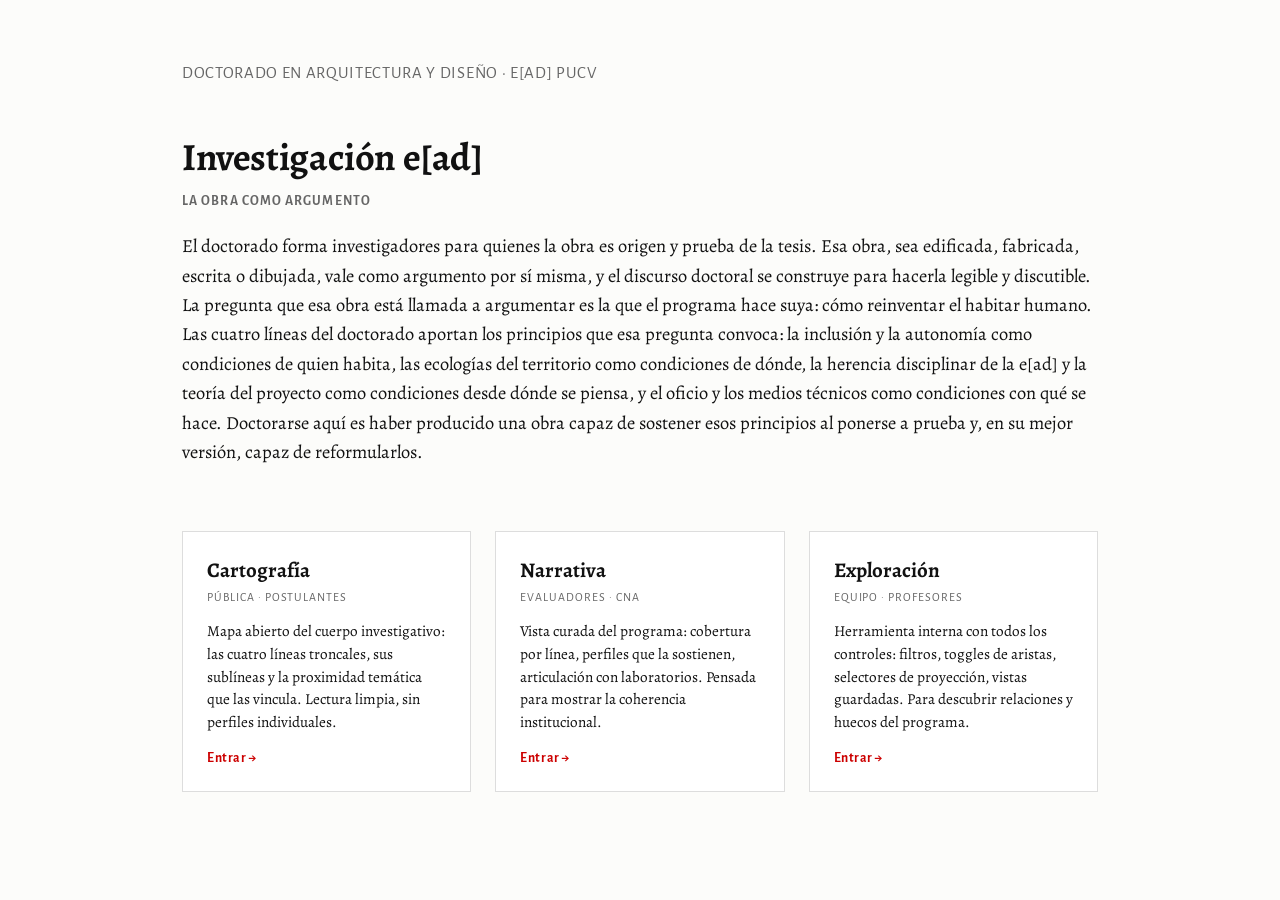
<file: index.html>
<!DOCTYPE html>
<html lang="es">
<head>
  <meta charset="UTF-8">
  <meta name="viewport" content="width=device-width, initial-scale=1">
  <title>Investigación e[ad] · Doctorado en Arquitectura y Diseño</title>
  <link rel="stylesheet" href="style.css">
</head>
<body>
  <div class="portada">
    <div class="subtitulo">Doctorado en Arquitectura y Diseño · e[ad] PUCV</div>
    <h1>Investigación e[ad]</h1>

    <div class="sello" id="sello">
      <span class="foco" id="sello-foco">Cargando…</span>
      <p id="sello-texto">Cargando el sello formativo del programa.</p>
    </div>

    <div class="tarjetas">
      <a class="tarjeta" href="cartografia.html">
        <h2>Cartografía</h2>
        <div class="audiencia">Pública · Postulantes</div>
        <p>Mapa abierto del cuerpo investigativo: las cuatro líneas troncales, sus sublíneas y la proximidad temática que las vincula. Lectura limpia, sin perfiles individuales.</p>
        <span class="ir">Entrar →</span>
      </a>

      <a class="tarjeta" href="narrativa.html">
        <h2>Narrativa</h2>
        <div class="audiencia">Evaluadores · CNA</div>
        <p>Vista curada del programa: cobertura por línea, perfiles que la sostienen, articulación con laboratorios. Pensada para mostrar la coherencia institucional.</p>
        <span class="ir">Entrar →</span>
      </a>

      <a class="tarjeta" href="exploracion.html">
        <h2>Exploración</h2>
        <div class="audiencia">Equipo · Profesores</div>
        <p>Herramienta interna con todos los controles: filtros, toggles de aristas, selectores de proyección, vistas guardadas. Para descubrir relaciones y huecos del programa.</p>
        <span class="ir">Entrar →</span>
      </a>
    </div>
  </div>

  <script>
    fetch('mad-map-data.json')
      .then(r => r.json())
      .then(d => {
        if (d.sello) {
          document.getElementById('sello-foco').textContent = d.sello.foco || '';
          document.getElementById('sello-texto').textContent = d.sello.texto || '';
        }
      })
      .catch(err => {
        document.getElementById('sello-texto').textContent = 'No se pudo cargar el sello formativo. Verifica que mad-map-data.json esté disponible.';
        console.error(err);
      });
  </script>
</body>
</html>
</file>
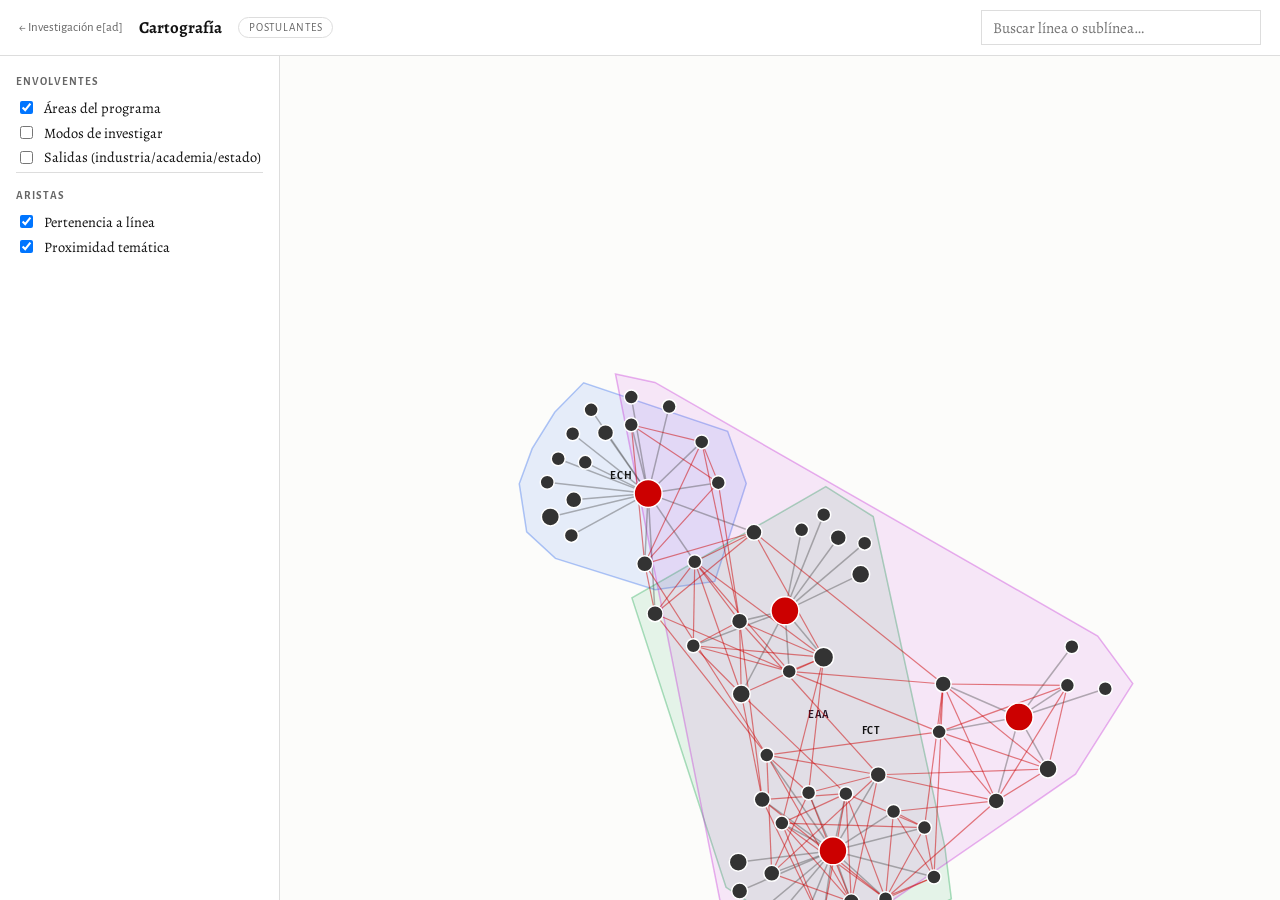
<file: cartografia.html>
<!DOCTYPE html>
<html lang="es">
<head>
  <meta charset="UTF-8">
  <meta name="viewport" content="width=device-width, initial-scale=1">
  <title>Cartografía · Investigación e[ad]</title>
  <link rel="stylesheet" href="style.css">
  <script src="d3.v7.min.js"></script>
</head>
<body>
  <div class="surface">
    <header class="topbar">
      <a href="index.html" class="home">← Investigación e[ad]</a>
      <div class="titulo">Cartografía</div>
      <div class="audiencia">Postulantes</div>
      <div class="grow"></div>
      <input type="search" id="search" placeholder="Buscar línea o sublínea…">
    </header>

    <aside class="controls">
      <h3>Envolventes</h3>
      <label><input type="checkbox" data-toggle-envolvente="area" checked> Áreas del programa</label>
      <label><input type="checkbox" data-toggle-envolvente="modo"> Modos de investigar</label>
      <label><input type="checkbox" data-toggle-envolvente="salida"> Salidas (industria/academia/estado)</label>

      <h3>Aristas</h3>
      <label><input type="checkbox" data-toggle-edge="jerarquica" checked> Pertenencia a línea</label>
      <label><input type="checkbox" data-toggle-edge="proximidad_semantica" checked> Proximidad temática</label>
    </aside>

    <main class="canvas">
      <svg></svg>
      <div class="tooltip"></div>
      <div class="detail-panel"></div>
      <div class="empty-state">
        <div>Sin coincidencias para esta búsqueda.</div>
        <button onclick="window.graph.clearFilters()">Limpiar</button>
      </div>
      <div class="loading">
        <div class="sello-loader" id="sello-loader">Cargando el cuerpo investigativo del programa…</div>
      </div>
    </main>
  </div>

  <script src="data-loader.js"></script>
  <script src="graph.js"></script>
  <script>
    const SHEET_ID = '1Vbua3waIfGyszVnu3vr6qv2KvwVqK1zIHnZIrIEaFzQ';
    const FALLBACK_JSON = 'mad-map-data.json';

    const graph = new MadMapGraph({
      surface: 'cartografia',
      allowedEdges: ['jerarquica', 'proximidad_semantica'],
      defaultEdges: ['jerarquica', 'proximidad_semantica'],
      allowPerfiles: false,
      defaultShowPerfiles: false,
      defaultEnvolventes: ['area'],
      allowedFilters: [],
    });
    window.graph = graph;

    // Sello como mensaje de carga (fetch fallback local mientras Sheets carga)
    fetch(FALLBACK_JSON).then(r => r.json()).then(d => {
      if (d.sello && d.sello.texto) {
        document.getElementById('sello-loader').textContent = d.sello.texto;
      }
    }).catch(() => {});

    // Cablear controles
    document.querySelectorAll('input[data-toggle-envolvente]').forEach(el =>
      el.addEventListener('change', () => graph.toggleEnvolvente(el.dataset.toggleEnvolvente)));
    document.querySelectorAll('input[data-toggle-edge]').forEach(el =>
      el.addEventListener('change', () => graph.toggleEdge(el.dataset.toggleEdge)));
    document.getElementById('search').addEventListener('input', (e) => graph.setSearch(e.target.value));

    graph.loadFromSheets(SHEET_ID, FALLBACK_JSON);
  </script>
</body>
</html>
</file>
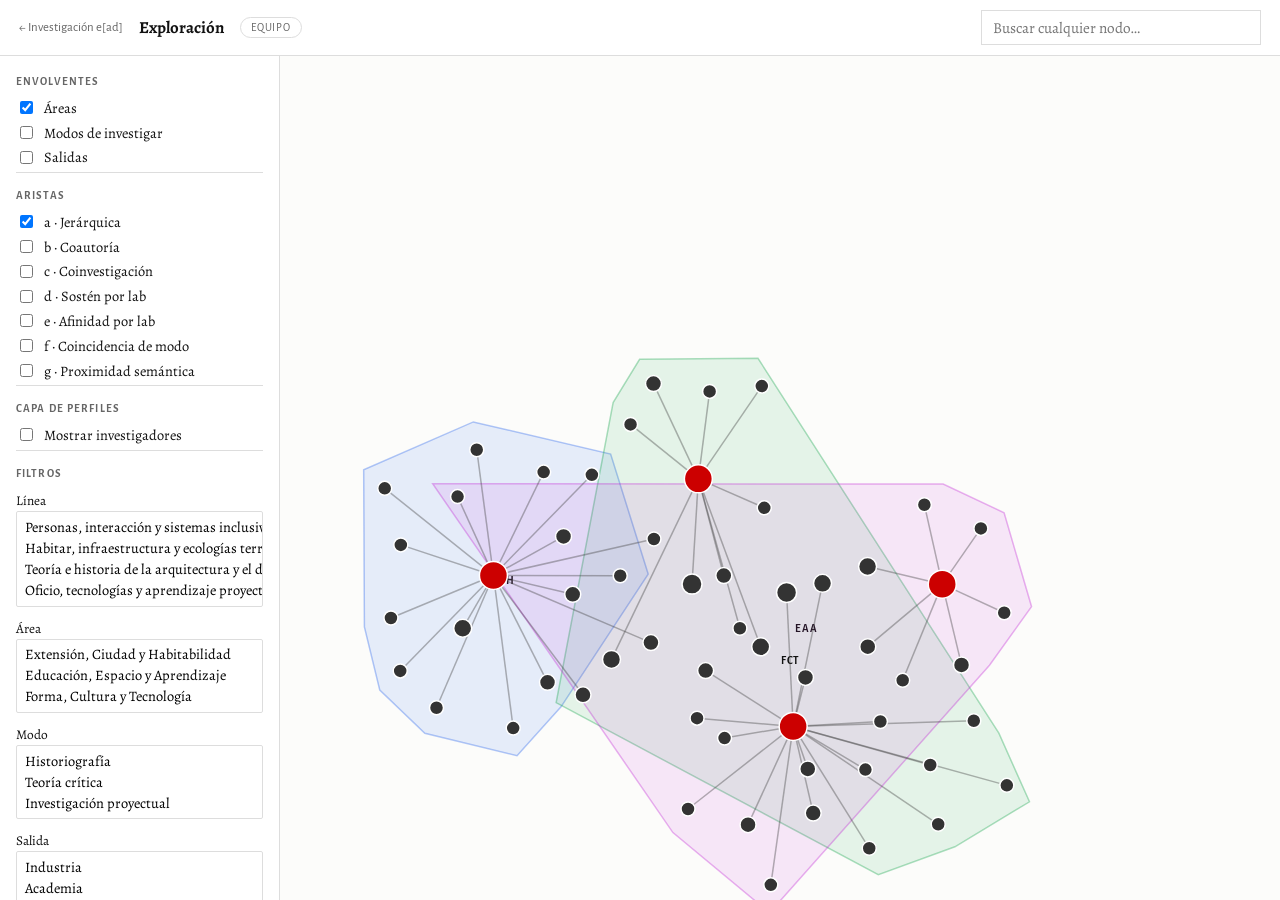
<file: exploracion.html>
<!DOCTYPE html>
<html lang="es">
<head>
  <meta charset="UTF-8">
  <meta name="viewport" content="width=device-width, initial-scale=1">
  <title>Exploración · Investigación e[ad]</title>
  <link rel="stylesheet" href="style.css">
  <script src="d3.v7.min.js"></script>
</head>
<body>
  <div class="surface">
    <header class="topbar">
      <a href="index.html" class="home">← Investigación e[ad]</a>
      <div class="titulo">Exploración</div>
      <div class="audiencia">Equipo</div>
      <div class="grow"></div>
      <input type="search" id="search" placeholder="Buscar cualquier nodo…">
    </header>

    <aside class="controls">
      <h3>Envolventes</h3>
      <label><input type="checkbox" data-toggle-envolvente="area" checked> Áreas</label>
      <label><input type="checkbox" data-toggle-envolvente="modo"> Modos de investigar</label>
      <label><input type="checkbox" data-toggle-envolvente="salida"> Salidas</label>

      <h3>Aristas</h3>
      <label><input type="checkbox" data-toggle-edge="jerarquica" checked> a · Jerárquica</label>
      <label><input type="checkbox" data-toggle-edge="coautoria"> b · Coautoría</label>
      <label><input type="checkbox" data-toggle-edge="coinvestigacion"> c · Coinvestigación</label>
      <label><input type="checkbox" data-toggle-edge="sosten_lab"> d · Sostén por lab</label>
      <label><input type="checkbox" data-toggle-edge="afinidad_lab"> e · Afinidad por lab</label>
      <label><input type="checkbox" data-toggle-edge="coincidencia_modo"> f · Coincidencia de modo</label>
      <label><input type="checkbox" data-toggle-edge="proximidad_semantica"> g · Proximidad semántica</label>

      <h3>Capa de perfiles</h3>
      <label><input type="checkbox" data-toggle-perfiles> Mostrar investigadores</label>

      <h3>Filtros</h3>
      <div class="filter-group">
        <small>Línea</small>
        <select multiple size="4" data-filter="linea"></select>
      </div>
      <div class="filter-group">
        <small>Área</small>
        <select multiple size="3" data-filter="area"></select>
      </div>
      <div class="filter-group">
        <small>Modo</small>
        <select multiple size="3" data-filter="modo"></select>
      </div>
      <div class="filter-group">
        <small>Salida</small>
        <select multiple size="3" data-filter="salida"></select>
      </div>
      <div class="filter-group">
        <small>Laboratorio</small>
        <select multiple size="5" data-filter="lab"></select>
      </div>
      <div class="filter-group">
        <small>Investigador</small>
        <select multiple size="6" data-filter="investigador"></select>
      </div>

      <h3>Proyección espacial</h3>
      <label style="font-size:0.8rem; color:var(--muted)">
        <em>Modelo IV (embedding) pendiente — iteración 1b. MVP usa force-directed.</em>
      </label>
      <div class="filter-group">
        <small>Algoritmo (cuando llegue 1b)</small>
        <select disabled>
          <option>UMAP</option>
          <option>PCA</option>
          <option>t-SNE</option>
        </select>
      </div>

      <button class="clear" onclick="window.graph.clearFilters()">Limpiar todo</button>
    </aside>

    <main class="canvas">
      <svg></svg>
      <div class="tooltip"></div>
      <div class="detail-panel"></div>
      <div class="empty-state">
        <div>Sin coincidencias.</div>
        <button onclick="window.graph.clearFilters()">Limpiar filtros</button>
      </div>
      <div class="loading">
        <div class="sello-loader" id="sello-loader">Cargando…</div>
      </div>
    </main>
  </div>

  <script src="data-loader.js"></script>
  <script src="graph.js"></script>
  <script>
    const SHEET_ID = '1Vbua3waIfGyszVnu3vr6qv2KvwVqK1zIHnZIrIEaFzQ';
    const FALLBACK_JSON = 'mad-map-data.json';

    const graph = new MadMapGraph({
      surface: 'exploracion',
      allowedEdges: ['jerarquica','coautoria','coinvestigacion','sosten_lab',
                     'afinidad_lab','coincidencia_modo','proximidad_semantica'],
      defaultEdges: ['jerarquica'],
      allowPerfiles: true,
      defaultShowPerfiles: false,
      defaultEnvolventes: ['area'],
      allowedFilters: ['linea','area','modo','salida','lab','investigador'],
    });
    window.graph = graph;

    fetch(FALLBACK_JSON).then(r => r.json()).then(d => {
      if (d.sello && d.sello.texto) {
        document.getElementById('sello-loader').textContent = d.sello.texto;
      }
    }).catch(() => {});

    document.querySelectorAll('input[data-toggle-envolvente]').forEach(el =>
      el.addEventListener('change', () => graph.toggleEnvolvente(el.dataset.toggleEnvolvente)));
    document.querySelectorAll('input[data-toggle-edge]').forEach(el =>
      el.addEventListener('change', () => graph.toggleEdge(el.dataset.toggleEdge)));
    document.querySelector('input[data-toggle-perfiles]').addEventListener('change', () => graph.togglePerfiles());

    document.querySelectorAll('select[data-filter]').forEach(sel => {
      sel.addEventListener('change', () => {
        const ids = Array.from(sel.selectedOptions).map(o => o.value);
        graph.setFilter(sel.dataset.filter, ids);
      });
    });

    document.getElementById('search').addEventListener('input', (e) => graph.setSearch(e.target.value));

    graph.loadFromSheets(SHEET_ID, FALLBACK_JSON);
  </script>
</body>
</html>
</file>
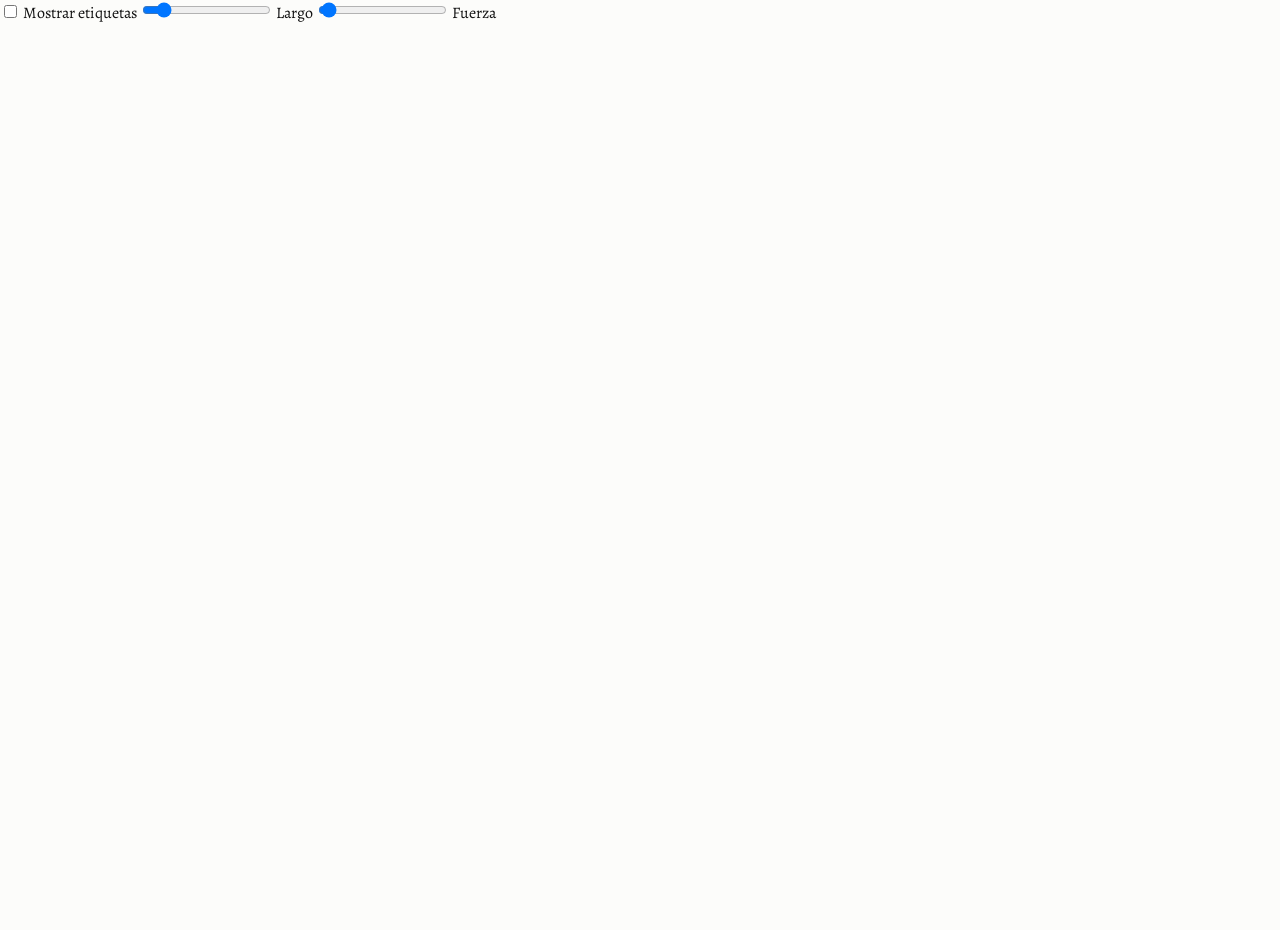
<file: legacy.html>
<!DOCTYPE html>
<html>
  <head>
    <meta name="viewport" content="width=device-width, initial-scale=1" />
    <title>MAD - Líneas de Investigación</title>
    <script src="d3.v7.min.js"></script>
    <link rel="stylesheet" href="style.css" />
  </head>
  <body>
    <div class="controls">
      <label>
        <input type="checkbox" id="toggleLabels" /> Mostrar etiquetas
      </label>
      <label>
        <input type="range" id="linkLength" min="1" max="100" value="13" />
        Largo
      </label>
      <label>
        <input type="range" id="linkStrength" min="0" max=".45" step="0.001" value="0.01"
        />
        Fuerza
      </label>
    </div>
    <svg id="graph"></svg>
    <script>
      // Configuración inicial
      var linkLength = document.getElementById("linkLength").value;
      var linkStrength = document.getElementById("linkStrength").value;
      var showLabels = false;
      var simulation, link, node, label;

      // Definir el tamaño y margen del SVG
      const width = window.innerWidth,
        height = window.innerHeight;

      // Seleccionar el SVG y asignarle dimensiones
      const svg = d3
        .select("#graph")
        .attr("width", width)
        .attr("height", height);

      // Cargar datos desde el archivo CSV
      d3.csv(
        "https://docs.google.com/spreadsheets/d/e/2PACX-1vRcrfsdeArUHSpYd5J7Pby6nn2bZgwGTy8KBl5NPdTCNsvkBTXdI54amrC39Q3PQd0AAO6KY-lhcplr/pub?gid=1147217014&single=true&output=csv"
      ).then(function (data) {
        // Inicializar las variables nodes y links
        let nodes = [];
        let links = [];
        let nodeMap = {};

        // Mapa para mantener un registro del número de relaciones para cada línea
        let relationCount = {};

        // Paso 1: Inicializar todos los nodos con id y ead
        data.forEach(function (row) {
          if (!nodeMap[row.Línea]) {
            nodeMap[row.Línea] = {
              id: row.Línea,
              count: 0, // Inicializado en 0
              ead: row.EAD,
            };
          }
        });

        // Paso 2: Procesar las relaciones para construir los enlaces y actualizar los recuentos
        data.forEach(function (row) {
          // Inicializar el contador para la línea actual
          relationCount[row.Línea] = 1;

          Object.keys(row).forEach(function (column) {
            if (column.startsWith("Relación") && row[column]) {
              // Incrementar el contador para la línea actual
              relationCount[row.Línea] += 1;

              
              // Asegurarse de que el nodo destino también esté inicializado
              if (!nodeMap[row[column]]) {
                nodeMap[row[column]] = { id: row[column], count: 0, ead: "no" };
              }
              

              // Añadir el enlace solo si ambos nodos existen
              if (nodeMap[row.Línea] && nodeMap[row[column]]) {
                // Añadir la propiedad 'length' al enlace
                links.push({
                  source: row.Línea,
                  target: row[column],
                  length: relationCount[row.Línea],
                });
              }

              // Incrementar el recuento para el nodo destino
              nodeMap[row[column]].count += 1;
            }
          });
        });

        // Crear la lista de nodos a partir del mapa de nodos
        nodes = Object.values(nodeMap);

        console.log("nodes: ");
        console.log(nodes);
        console.log("links: ");
        console.log(links);

        // Crear la simulación usando D3 force
        simulation = d3
          .forceSimulation(nodes)
          .force(
            "link",
            d3
              .forceLink(links)
              .id((d) => d.id)
              .distance((d) => d.length * linkLength) // Usar length como multiplicador
              .strength(linkStrength)
    
          )
          .force("charge", d3.forceManyBody().strength(-linkLength))
          .force("center", d3.forceCenter(width / 2, height / 2));

        // Crear los elementos SVG para los nodos y las aristas
        link = svg
          .append("g")
          .attr("class", "links")
          .selectAll("line")
          .data(links)
          .enter()
          .append("line")
          .attr("stroke", "#00000022");

        node = svg
          .append("g")
          .attr("class", "nodes")
          .selectAll("circle")
          .data(nodes)
          .enter()
          .append("circle")
          .attr("r", (d) => Math.sqrt(d.count) * 4 + 4)
          .attr("fill", (d) => {
            // color según la columna EAD
            if (d.ead === "específica") return "#222";
            if (d.ead === "transversal") return "#e64d06";
            if (d.ead === "central") return "#a92905";
          });

        label = svg
          .append("g")
          .attr("class", "labels")
          .selectAll(".label")
          .data(nodes)
          .enter()
          .append("text")
          .attr("class", "label")
          .text((d) => d.id)
          .attr("text-anchor", "middle")
          .attr("dy", ".35em")
          .attr("visibility", "hidden")
          .attr("font-size", (d) => Math.sqrt(d.count) * 3 + 14 + "px")
          .style("font-weight", (d) => {
            // peso según la columna EAD
            if (d.ead === "específica") return "lighter";
            if (d.ead === "transversal") return "bold";
            if (d.ead === "central") return "normal";
          })
          .style("fill", (d) => {
            // color según la columna EAD
            if (d.ead === "específica") return "#222";
            if (d.ead === "transversal") return "#000";
            if (d.ead === "central") return "#c00";
          });

        // Actualizar la simulación
        simulation.nodes(nodes);
        simulation.force("link").links(links);

        // Actualizar la posición de los nodos y aristas
        simulation.on("tick", function () {
          link
            .attr("x1", (d) => d.source.x)
            .attr("y1", (d) => d.source.y)
            .attr("x2", (d) => d.target.x)
            .attr("y2", (d) => d.target.y);

          node
            .attr("cx", (d) => d.x)
            .attr("cy", (d) => d.y)
            .call(
              d3
                .drag()
                .on("start", dragStarted)
                .on("drag", dragged)
                .on("end", dragEnded)
            );

          label.attr("x", (d) => d.x).attr("y", (d) => d.y);
        });
      });

      // Control de arrastre
      function dragStarted(event) {
        if (!event.active) simulation.alphaTarget(0.3).restart();
        event.subject.fx = event.subject.x;
        event.subject.fy = event.subject.y;
      }
      function dragged(event) {
        event.subject.fx = event.x;
        event.subject.fy = event.y;
      }
      function dragEnded(event) {
        if (!event.active) simulation.alphaTarget(0);
        event.subject.fx = null;
        event.subject.fy = null;
      }

      // Controles interactivos
      document
        .getElementById("toggleLabels")
        .addEventListener("change", function () {
          showLabels = !showLabels;
          if (showLabels) {
            node.attr("r", 0);
            label.attr("visibility", "visible");
            link.attr("visibility", "hidden");
          } else {
            node.attr("r", (d) => Math.sqrt(d.count) * 4 + 4);
            label.attr("visibility", "hidden");
            link.attr("visibility", "visible");
          }
        });

      document
        .getElementById("linkLength")
        .addEventListener("input", function () {
          linkLength = this.value;
          simulation.force("link").distance((d) => d.length * linkLength); 
          simulation.force("charge").strength(-linkLength);
          simulation.alpha(0.3).restart();
        });
/*

.distance((d) => d.length * linkLength) // Usar length como multiplicador
              .strength(linkStrength)
*/
      document
        .getElementById("linkStrength")
        .addEventListener("input", function () {
          linkStrength = this.value;
          simulation.force("link").strength((d) => linkStrength);
          simulation.alpha(0.3).restart();
        });
    </script>
  </body>
</html>
</file>
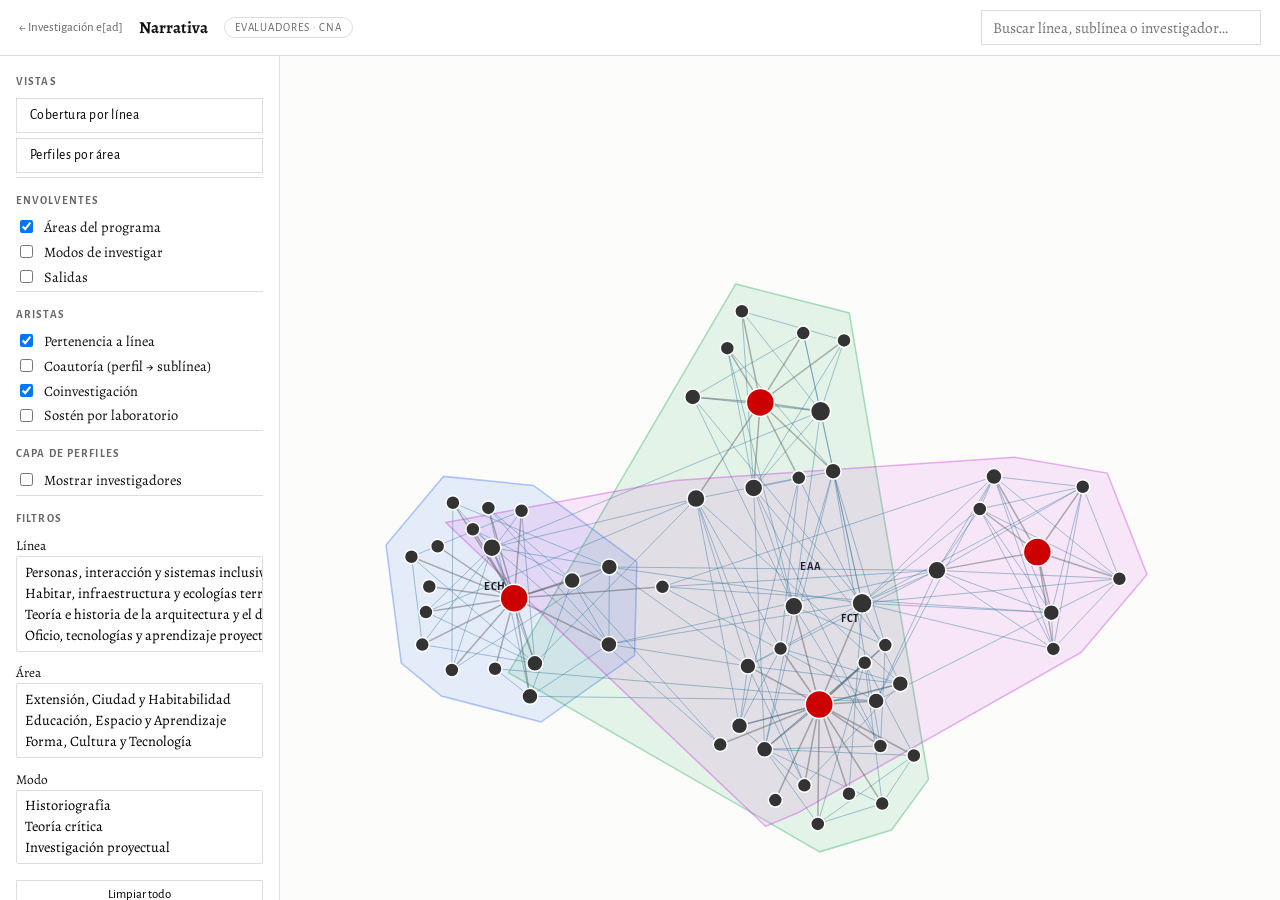
<file: narrativa.html>
<!DOCTYPE html>
<html lang="es">
<head>
  <meta charset="UTF-8">
  <meta name="viewport" content="width=device-width, initial-scale=1">
  <title>Narrativa · Investigación e[ad]</title>
  <link rel="stylesheet" href="style.css">
  <script src="d3.v7.min.js"></script>
</head>
<body>
  <div class="surface">
    <header class="topbar">
      <a href="index.html" class="home">← Investigación e[ad]</a>
      <div class="titulo">Narrativa</div>
      <div class="audiencia">Evaluadores · CNA</div>
      <div class="grow"></div>
      <input type="search" id="search" placeholder="Buscar línea, sublínea o investigador…">
    </header>

    <aside class="controls">
      <h3>Vistas</h3>
      <button class="preset" data-preset="cobertura_por_linea">Cobertura por línea</button>
      <button class="preset" data-preset="perfiles_por_area">Perfiles por área</button>

      <h3>Envolventes</h3>
      <label><input type="checkbox" data-toggle-envolvente="area" checked> Áreas del programa</label>
      <label><input type="checkbox" data-toggle-envolvente="modo"> Modos de investigar</label>
      <label><input type="checkbox" data-toggle-envolvente="salida"> Salidas</label>

      <h3>Aristas</h3>
      <label><input type="checkbox" data-toggle-edge="jerarquica" checked> Pertenencia a línea</label>
      <label><input type="checkbox" data-toggle-edge="coautoria"> Coautoría (perfil → sublínea)</label>
      <label><input type="checkbox" data-toggle-edge="coinvestigacion" checked> Coinvestigación</label>
      <label><input type="checkbox" data-toggle-edge="sosten_lab"> Sostén por laboratorio</label>

      <h3>Capa de perfiles</h3>
      <label><input type="checkbox" data-toggle-perfiles> Mostrar investigadores</label>

      <h3>Filtros</h3>
      <div class="filter-group">
        <small>Línea</small>
        <select multiple size="4" data-filter="linea"></select>
      </div>
      <div class="filter-group">
        <small>Área</small>
        <select multiple size="3" data-filter="area"></select>
      </div>
      <div class="filter-group">
        <small>Modo</small>
        <select multiple size="3" data-filter="modo"></select>
      </div>

      <button class="clear" onclick="window.graph.clearFilters()">Limpiar todo</button>
    </aside>

    <main class="canvas">
      <svg></svg>
      <div class="tooltip"></div>
      <div class="detail-panel"></div>
      <div class="empty-state">
        <div>Sin coincidencias.</div>
        <button onclick="window.graph.clearFilters()">Limpiar filtros</button>
      </div>
      <div class="loading">
        <div class="sello-loader" id="sello-loader">Cargando…</div>
      </div>
    </main>
  </div>

  <script src="data-loader.js"></script>
  <script src="graph.js"></script>
  <script>
    const SHEET_ID = '1Vbua3waIfGyszVnu3vr6qv2KvwVqK1zIHnZIrIEaFzQ';
    const FALLBACK_JSON = 'mad-map-data.json';

    const graph = new MadMapGraph({
      surface: 'narrativa',
      allowedEdges: ['jerarquica', 'coautoria', 'coinvestigacion', 'sosten_lab'],
      defaultEdges: ['jerarquica', 'coinvestigacion'],
      allowPerfiles: true,
      defaultShowPerfiles: false,
      defaultEnvolventes: ['area'],
      allowedFilters: ['linea','area','modo'],
    });
    window.graph = graph;

    fetch(FALLBACK_JSON).then(r => r.json()).then(d => {
      if (d.sello && d.sello.texto) {
        document.getElementById('sello-loader').textContent = d.sello.texto;
      }
    }).catch(() => {});

    document.querySelectorAll('input[data-toggle-envolvente]').forEach(el =>
      el.addEventListener('change', () => graph.toggleEnvolvente(el.dataset.toggleEnvolvente)));
    document.querySelectorAll('input[data-toggle-edge]').forEach(el =>
      el.addEventListener('change', () => graph.toggleEdge(el.dataset.toggleEdge)));
    document.querySelector('input[data-toggle-perfiles]').addEventListener('change', () => graph.togglePerfiles());

    document.querySelectorAll('select[data-filter]').forEach(sel => {
      sel.addEventListener('change', () => {
        const ids = Array.from(sel.selectedOptions).map(o => o.value);
        graph.setFilter(sel.dataset.filter, ids);
      });
    });

    document.querySelectorAll('button.preset').forEach(btn =>
      btn.addEventListener('click', () => graph.applyPreset(btn.dataset.preset)));

    document.getElementById('search').addEventListener('input', (e) => graph.setSearch(e.target.value));

    graph.loadFromSheets(SHEET_ID, FALLBACK_JSON);
  </script>
</body>
</html>
</file>
<file: style.css>
@import url('https://fonts.googleapis.com/css2?family=Alegreya:wght@400;500;700&family=Alegreya+Sans:wght@400;500;700&display=swap');

:root {
  --serif: "Alegreya", serif;
  --sans: "Alegreya Sans", system-ui, sans-serif;
  --bg: #fcfcfa;
  --fg: #111;
  --muted: #666;
  --line: #ddd;
  --accent: #c00;
  --accent-soft: rgba(204, 0, 0, 0.08);
  --area-ECH: #2563eb;
  --area-EAA: #16a34a;
  --area-FCT: #c026d3;
}

* { box-sizing: border-box; }

html, body {
  margin: 0;
  padding: 0;
  font-family: var(--serif);
  font-size: 16px;
  color: var(--fg);
  background: var(--bg);
}

a { color: var(--accent); text-decoration: none; }
a:hover { text-decoration: underline; }

/* ===== Portada (index.html) ===== */
.portada {
  max-width: 980px;
  margin: 0 auto;
  padding: 4rem 2rem;
}
.portada h1 {
  font-size: 2.4rem;
  font-weight: 700;
  margin: 0 0 0.5rem 0;
  letter-spacing: -0.01em;
}
.portada .subtitulo {
  font-family: var(--sans);
  font-size: 1.05rem;
  color: var(--muted);
  margin-bottom: 3rem;
  letter-spacing: 0.04em;
  text-transform: uppercase;
}
.portada .sello {
  font-size: 1.15rem;
  line-height: 1.6;
  margin-bottom: 4rem;
}
.portada .sello .foco {
  font-family: var(--sans);
  font-size: 0.85rem;
  font-weight: 700;
  letter-spacing: 0.08em;
  text-transform: uppercase;
  color: var(--muted);
  display: block;
  margin-bottom: 0.6rem;
}
.tarjetas {
  display: grid;
  grid-template-columns: repeat(3, 1fr);
  gap: 1.5rem;
}
.tarjeta {
  border: 1px solid var(--line);
  padding: 1.5rem;
  display: flex;
  flex-direction: column;
  text-decoration: none;
  color: var(--fg);
  transition: border-color 0.15s, transform 0.15s;
  background: white;
}
.tarjeta:hover {
  border-color: var(--accent);
  transform: translateY(-2px);
}
.tarjeta h2 {
  font-size: 1.3rem;
  margin: 0 0 0.4rem 0;
}
.tarjeta .audiencia {
  font-family: var(--sans);
  font-size: 0.75rem;
  letter-spacing: 0.08em;
  text-transform: uppercase;
  color: var(--muted);
  margin-bottom: 1rem;
}
.tarjeta p {
  font-size: 0.95rem;
  line-height: 1.5;
  margin: 0 0 1rem 0;
  flex-grow: 1;
}
.tarjeta .ir {
  font-family: var(--sans);
  font-weight: 700;
  font-size: 0.85rem;
  letter-spacing: 0.04em;
  color: var(--accent);
}

@media (max-width: 720px) {
  .tarjetas { grid-template-columns: 1fr; }
}

/* ===== Layout de superficies (cartografia / narrativa / exploracion) ===== */
.surface {
  display: grid;
  grid-template-columns: 280px 1fr;
  grid-template-rows: 56px 1fr;
  height: 100vh;
  overflow: hidden;
}
.surface.no-sidebar {
  grid-template-columns: 1fr;
}

header.topbar {
  grid-column: 1 / -1;
  display: flex;
  align-items: center;
  gap: 1rem;
  padding: 0 1.2rem;
  border-bottom: 1px solid var(--line);
  background: white;
}
header.topbar .titulo {
  font-weight: 700;
  font-size: 1.05rem;
}
header.topbar .titulo a { color: var(--fg); }
header.topbar .audiencia {
  font-family: var(--sans);
  font-size: 0.7rem;
  letter-spacing: 0.08em;
  text-transform: uppercase;
  color: var(--muted);
  padding: 0.2rem 0.6rem;
  border: 1px solid var(--line);
  border-radius: 1em;
}
header.topbar .grow { flex-grow: 1; }
header.topbar input[type="search"] {
  width: 280px;
  padding: 0.4rem 0.7rem;
  font-family: var(--serif);
  font-size: 0.95rem;
  border: 1px solid var(--line);
  background: white;
}
header.topbar .home {
  font-family: var(--sans);
  font-size: 0.8rem;
  color: var(--muted);
}

aside.controls {
  border-right: 1px solid var(--line);
  background: white;
  overflow-y: auto;
  padding: 1.2rem 1rem;
}
aside.controls h3 {
  font-family: var(--sans);
  font-size: 0.7rem;
  font-weight: 700;
  letter-spacing: 0.1em;
  text-transform: uppercase;
  color: var(--muted);
  margin: 0 0 0.6rem 0;
  padding-top: 1rem;
  border-top: 1px solid var(--line);
}
aside.controls h3:first-child {
  padding-top: 0;
  border-top: none;
}
aside.controls label {
  display: flex;
  align-items: center;
  gap: 0.5rem;
  font-size: 0.9rem;
  margin: 0.3rem 0;
  cursor: pointer;
  user-select: none;
}
aside.controls label input { cursor: pointer; }
aside.controls .filter-group {
  margin: 0.3rem 0 0.6rem 0;
}
aside.controls select {
  width: 100%;
  padding: 0.3rem 0.4rem;
  font-family: var(--serif);
  font-size: 0.9rem;
  border: 1px solid var(--line);
  background: white;
}
aside.controls button.preset {
  display: block;
  width: 100%;
  padding: 0.5rem 0.8rem;
  margin: 0.3rem 0;
  font-family: var(--sans);
  font-size: 0.85rem;
  letter-spacing: 0.04em;
  background: white;
  border: 1px solid var(--line);
  cursor: pointer;
  text-align: left;
}
aside.controls button.preset:hover {
  border-color: var(--accent);
  color: var(--accent);
}
aside.controls .clear {
  display: block;
  margin: 1rem 0 0 0;
  padding: 0.4rem 0.8rem;
  font-family: var(--sans);
  font-size: 0.8rem;
  background: white;
  border: 1px solid var(--line);
  cursor: pointer;
  width: 100%;
}

main.canvas {
  position: relative;
  overflow: hidden;
}
main.canvas svg {
  width: 100%;
  height: 100%;
  display: block;
  background: var(--bg);
}

/* ===== Nodos y aristas ===== */
.node circle, .node rect {
  cursor: pointer;
  stroke: white;
  stroke-width: 1.5px;
  transition: opacity 0.2s;
}
.node text {
  font-family: var(--serif);
  font-size: 11px;
  fill: var(--fg);
  pointer-events: none;
  user-select: none;
}
.node.linea circle { fill: var(--accent); }
.node.sublinea circle { fill: #333; }
.node.investigador rect { fill: #888; }
.node.attenuated { opacity: 0.18; }
.node.highlighted circle, .node.highlighted rect {
  stroke: var(--accent);
  stroke-width: 3px;
}
.node.selected circle, .node.selected rect {
  stroke: var(--accent);
  stroke-width: 3.5px;
}

.edge {
  fill: none;
  stroke-opacity: 0.4;
}
.edge.jerarquica         { stroke: #444; stroke-width: 1.5; }
.edge.coautoria          { stroke: #888; stroke-width: 1; stroke-dasharray: 2 3; }
.edge.coinvestigacion    { stroke: #2a6f97; stroke-width: 1; }
.edge.sosten_lab         { stroke: #1f7a3a; stroke-width: 1.5; stroke-dasharray: 4 2; }
.edge.afinidad_lab       { stroke: #1f7a3a; stroke-width: 0.6; stroke-dasharray: 1 3; }
.edge.coincidencia_modo  { stroke: #b8860b; stroke-width: 0.6; stroke-dasharray: 1 4; }
.edge.proximidad_semantica { stroke: #c00; stroke-width: 1.2; stroke-opacity: 0.5; }
.edge.attenuated { stroke-opacity: 0.05; }

/* ===== Envolventes (regiones translúcidas) ===== */
.envolvente {
  fill-opacity: 0.10;
  stroke-opacity: 0.35;
  stroke-width: 1.5;
  pointer-events: none;
}
.envolvente.area-ECH    { fill: var(--area-ECH); stroke: var(--area-ECH); }
.envolvente.area-EAA    { fill: var(--area-EAA); stroke: var(--area-EAA); }
.envolvente.area-FCT    { fill: var(--area-FCT); stroke: var(--area-FCT); }
.envolvente.modo        { fill: #b8860b; stroke: #b8860b; fill-opacity: 0.06; stroke-dasharray: 4 4; }
.envolvente.salida      { fill: #1f7a3a; stroke: #1f7a3a; fill-opacity: 0.05; stroke-dasharray: 2 6; }

.envolvente-label {
  font-family: var(--sans);
  font-size: 11px;
  font-weight: 700;
  letter-spacing: 0.05em;
  text-transform: uppercase;
  fill: currentColor;
  pointer-events: none;
}

/* ===== Tooltip ===== */
.tooltip {
  position: absolute;
  pointer-events: none;
  background: rgba(0, 0, 0, 0.85);
  color: white;
  padding: 0.4rem 0.7rem;
  font-family: var(--sans);
  font-size: 0.85rem;
  white-space: nowrap;
  z-index: 100;
  display: none;
}

/* ===== Side panel (detalle de nodo) ===== */
.detail-panel {
  position: absolute;
  top: 1rem;
  right: 1rem;
  width: 360px;
  max-height: calc(100vh - 80px);
  overflow-y: auto;
  background: white;
  border: 1px solid var(--line);
  padding: 1.2rem;
  box-shadow: 0 4px 12px rgba(0,0,0,0.06);
  z-index: 50;
  display: none;
}
.detail-panel.visible { display: block; }
.detail-panel .close {
  position: absolute;
  top: 0.5rem;
  right: 0.7rem;
  background: none;
  border: none;
  font-size: 1.4rem;
  cursor: pointer;
  color: var(--muted);
  line-height: 1;
}
.detail-panel .kind {
  font-family: var(--sans);
  font-size: 0.7rem;
  font-weight: 700;
  letter-spacing: 0.1em;
  text-transform: uppercase;
  color: var(--muted);
  margin-bottom: 0.3rem;
}
.detail-panel h2 {
  font-size: 1.25rem;
  margin: 0 0 0.8rem 0;
}
.detail-panel .descripcion {
  font-size: 0.95rem;
  line-height: 1.5;
  color: var(--fg);
  margin-bottom: 1rem;
}
.detail-panel dl {
  font-family: var(--sans);
  font-size: 0.85rem;
  margin: 0;
}
.detail-panel dt {
  color: var(--muted);
  text-transform: uppercase;
  font-size: 0.7rem;
  letter-spacing: 0.08em;
  margin-top: 0.7rem;
}
.detail-panel dd {
  margin: 0.2rem 0 0 0;
  line-height: 1.4;
}
.detail-panel ul {
  margin: 0.2rem 0 0 0;
  padding-left: 1.2rem;
  font-size: 0.85rem;
  font-family: var(--serif);
}

/* ===== Loading state ===== */
.loading {
  position: absolute;
  inset: 0;
  display: flex;
  align-items: center;
  justify-content: center;
  background: var(--bg);
  z-index: 200;
}
.loading .sello-loader {
  max-width: 600px;
  padding: 2rem;
  font-style: italic;
  color: var(--muted);
  text-align: center;
  line-height: 1.6;
}

/* ===== Empty state ===== */
.empty-state {
  position: absolute;
  top: 50%;
  left: 50%;
  transform: translate(-50%, -50%);
  text-align: center;
  font-family: var(--sans);
  color: var(--muted);
  z-index: 30;
  pointer-events: none;
  display: none;
}
.empty-state.visible { display: block; pointer-events: auto; }
.empty-state button {
  margin-top: 1rem;
  padding: 0.4rem 1rem;
  font-family: var(--sans);
  border: 1px solid var(--line);
  background: white;
  cursor: pointer;
}
</file>
